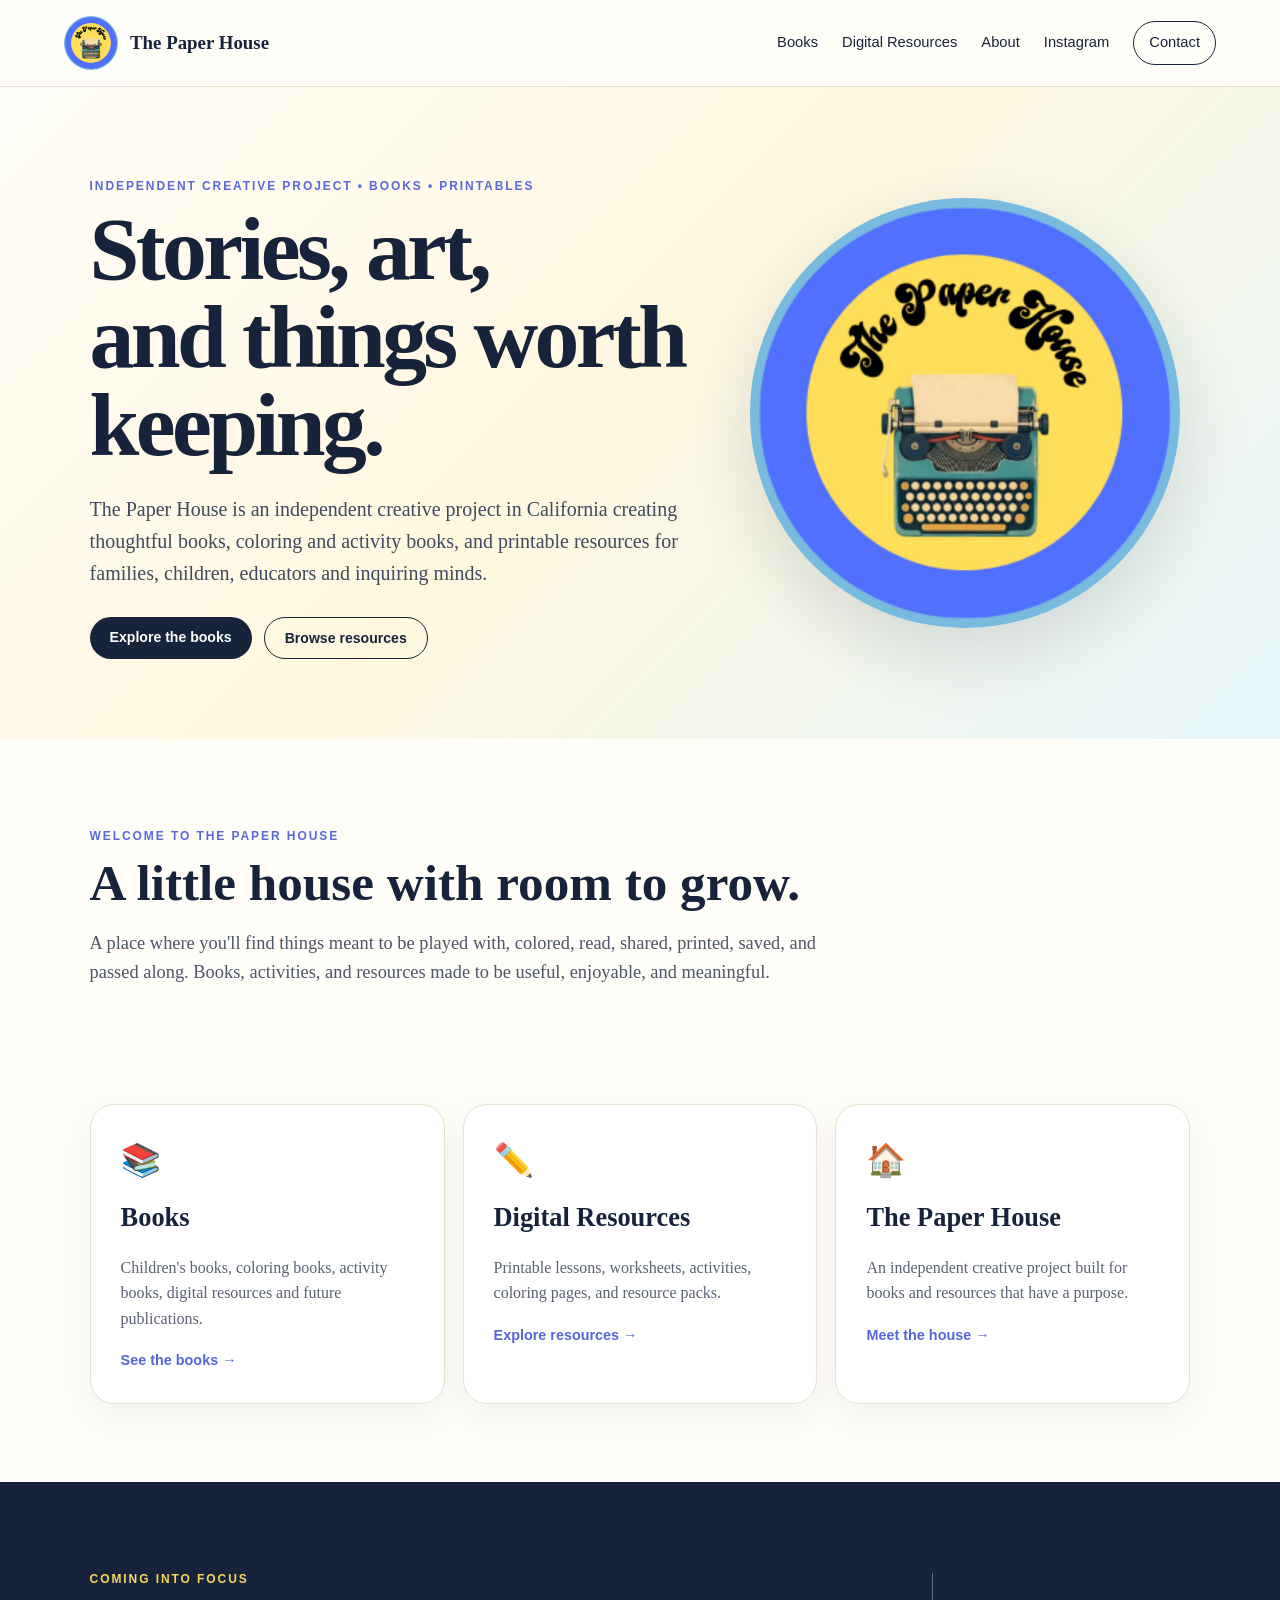
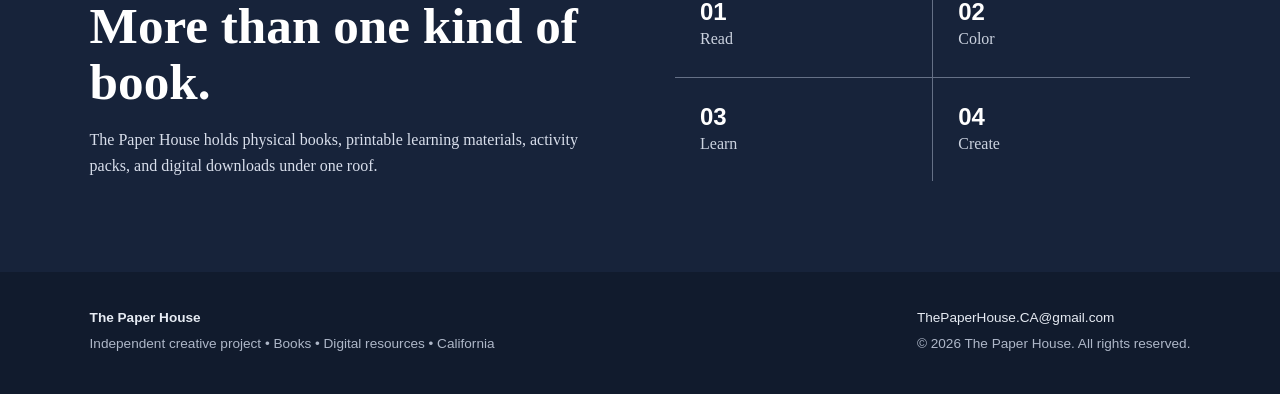
<file: index.html>
<!doctype html>
<html lang="en">
<head>
  <meta name="p:domain_verify" content="b5de6a96d0222b971bb488cbd511a5d2"/>
  <meta charset="utf-8">
  <meta name="viewport" content="width=device-width, initial-scale=1">
  <title>The Paper House | Independent Books & Printable Resources</title>
  <meta name="description" content="The Paper House is an independent creative project in California creating books, coloring and activity books, printable learning resources, and digital materials for families, educators and inquiring minds.">
  <link rel="canonical" href="https://thepaperhouseca.com/">
  <link rel="icon" href="paper-house-logo.png">
  <link rel="stylesheet" href="styles.css">
  <meta property="og:title" content="The Paper House">
  <meta property="og:description" content="Books, art, printables, and things worth keeping.">
  <meta property="og:type" content="website">
  <meta property="og:url" content="https://thepaperhouseca.com/">
  <meta property="og:image" content="paper-house-logo.png">
  <script type="application/ld+json">
  {
    "@context":"https://schema.org",
    "@type":"Organization",
    "name":"The Paper House",
    "email":"ThePaperHouse.CA@gmail.com",
    "url":"https://thepaperhouseca.com/",
    "description":"Independent creative project in California creating books, printable digital resources and more."
  }
  </script>
</head>
<body>
<header class="site-header">
  <a class="brand" href="index.html" aria-label="The Paper House home">
    <img src="paper-house-logo.png" alt="The Paper House logo">
    <span>The Paper House</span>
  </a>
  <nav aria-label="Main navigation">
    <a href="books.html">Books</a>
    <a href="resources.html">Digital Resources</a>
    <a href="about.html">About</a>
    <a href="https://www.instagram.com/thepaperhouse.ca/" target="_blank" rel="noopener">Instagram</a><a class="nav-button" href="contact.html">Contact</a>
  </nav>
</header>

<main>
  <section class="hero">
    <div class="hero-copy">
      <p class="eyebrow">Independent creative project • Books • Printables</p>
      <h1>Stories, art,<br>and things worth keeping.</h1>
      <p class="lead">The Paper House is an independent creative project in California creating thoughtful books, coloring and activity books, and printable resources for families, children, educators and inquiring minds.</p>
      <div class="actions">
        <a class="button" href="books.html">Explore the books</a>
        <a class="button secondary" href="resources.html">Browse resources</a>
      </div>
    </div>
    <div class="hero-mark">
      <img src="paper-house-logo.png" alt="">
    </div>
  </section>

  <section class="section intro">
    <p class="eyebrow">Welcome to The Paper House</p>
    <h2>A little house with room to grow.</h2>
    <p>A place where you'll find things meant to be played with, colored, read, shared, printed, saved, and passed along. Books, activities, and resources made to be useful, enjoyable, and meaningful.</p>
  </section>

  <section class="cards section">
    <a class="card" href="books.html">
      <span class="card-icon">📚</span>
      <h3>Books</h3>
      <p>Children's books, coloring books, activity books, digital resources and future publications.</p>
      <span class="text-link">See the books →</span>
    </a>
    <a class="card" href="resources.html">
      <span class="card-icon">✏️</span>
      <h3>Digital Resources</h3>
      <p>Printable lessons, worksheets, activities, coloring pages, and resource packs.</p>
      <span class="text-link">Explore resources →</span>
    </a>
    <a class="card" href="about.html">
      <span class="card-icon">🏠</span>
      <h3>The Paper House</h3>
      <p>An independent creative project built for books and resources that have a purpose.</p>
      <span class="text-link">Meet the house →</span>
    </a>
  </section>

  <section class="feature section">
    <div>
      <p class="eyebrow">Coming into focus</p>
      <h2>More than one kind of book.</h2>
      <p>The Paper House holds physical books, printable learning materials, activity packs, and digital downloads under one roof.</p>
    </div>
    <div class="feature-list">
      <div><strong>01</strong><span>Read</span></div>
      <div><strong>02</strong><span>Color</span></div>
      <div><strong>03</strong><span>Learn</span></div>
      <div><strong>04</strong><span>Create</span></div>
    </div>
  </section>
</main>

<footer class="site-footer">
  <div>
    <strong>The Paper House</strong>
    <p>Independent creative project • Books • Digital resources • California</p>
  </div>
  <div>
    <a href="mailto:ThePaperHouse.CA@gmail.com">ThePaperHouse.CA@gmail.com</a>
    <p>© 2026 The Paper House. All rights reserved.</p>
  </div>
</footer>
</body>
</html>
</file>
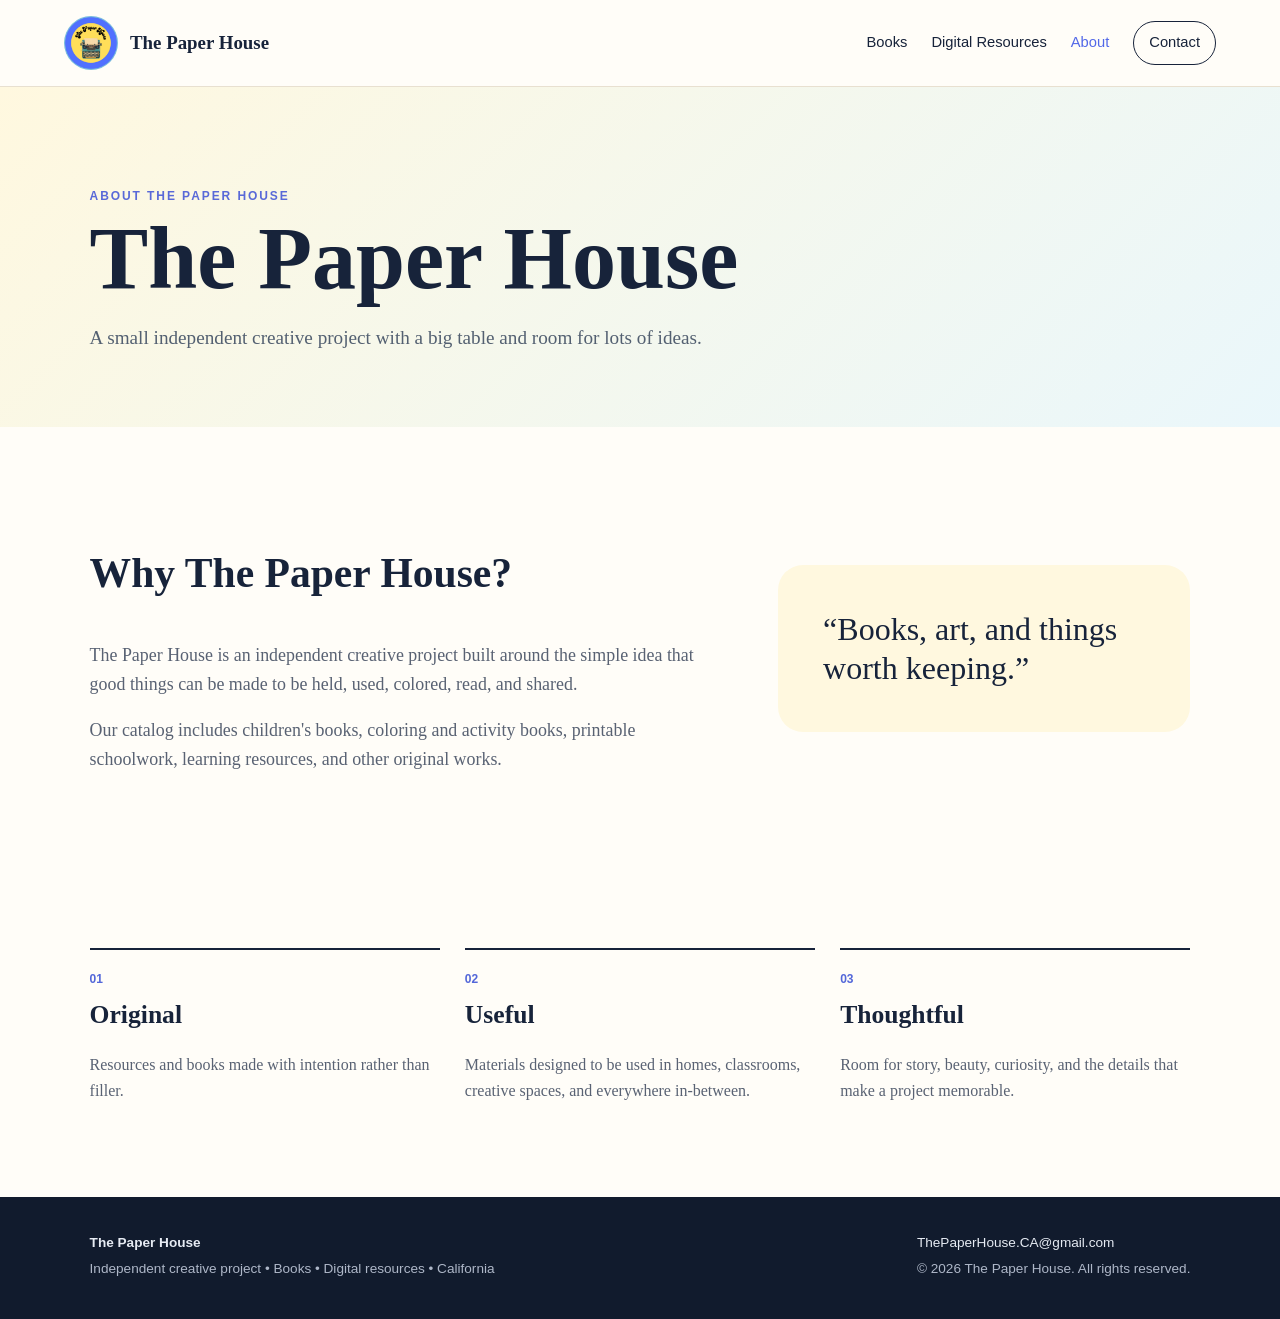
<file: about.html>
<!doctype html>
<html lang="en">
<head>
  <meta charset="utf-8"><meta name="viewport" content="width=device-width, initial-scale=1">
  <title>About The Paper House | Independent Creative Project</title>
  <meta name="description" content="Learn about The Paper House, an independent creative project in California creating books and useful printable resources.">
  <link rel="canonical" href="https://thepaperhouseca.com/about.html">
  <link rel="icon" href="paper-house-logo.png"><link rel="stylesheet" href="styles.css">
</head>
<body>
<header class="site-header">
  <a class="brand" href="index.html"><img src="paper-house-logo.png" alt=""><span>The Paper House</span></a>
  <nav><a href="books.html">Books</a><a href="resources.html">Digital Resources</a><a class="active" href="about.html">About</a><a class="nav-button" href="contact.html">Contact</a></nav>
</header>
<main>
<section class="page-hero"><p class="eyebrow">About The Paper House</p><h1>The Paper House</h1><p>A small independent creative project with a big table and room for lots of ideas.</p></section>
<section class="story section">
  <div><h2>Why The Paper House?</h2><p>The Paper House is an independent creative project built around the simple idea that good things can be made to be held, used, colored, read, and shared.</p><p>Our catalog includes children's books, coloring and activity books, printable schoolwork, learning resources, and other original works.</p></div>
  <aside class="quote">“Books, art, and things worth keeping.”</aside>
</section>
<section class="section values"><div><span>01</span><h3>Original</h3><p>Resources and books made with intention rather than filler.</p></div><div><span>02</span><h3>Useful</h3><p>Materials designed to be used in homes, classrooms, creative spaces, and everywhere in-between.</p></div><div><span>03</span><h3>Thoughtful</h3><p>Room for story, beauty, curiosity, and the details that make a project memorable.</p></div></section>
</main>
<footer class="site-footer"><div><strong>The Paper House</strong><p>Independent creative project • Books • Digital resources • California</p></div><div><a href="mailto:ThePaperHouse.CA@gmail.com">ThePaperHouse.CA@gmail.com</a><p>© 2026 The Paper House. All rights reserved.</p></div></footer>
</body>
</html>
</file>
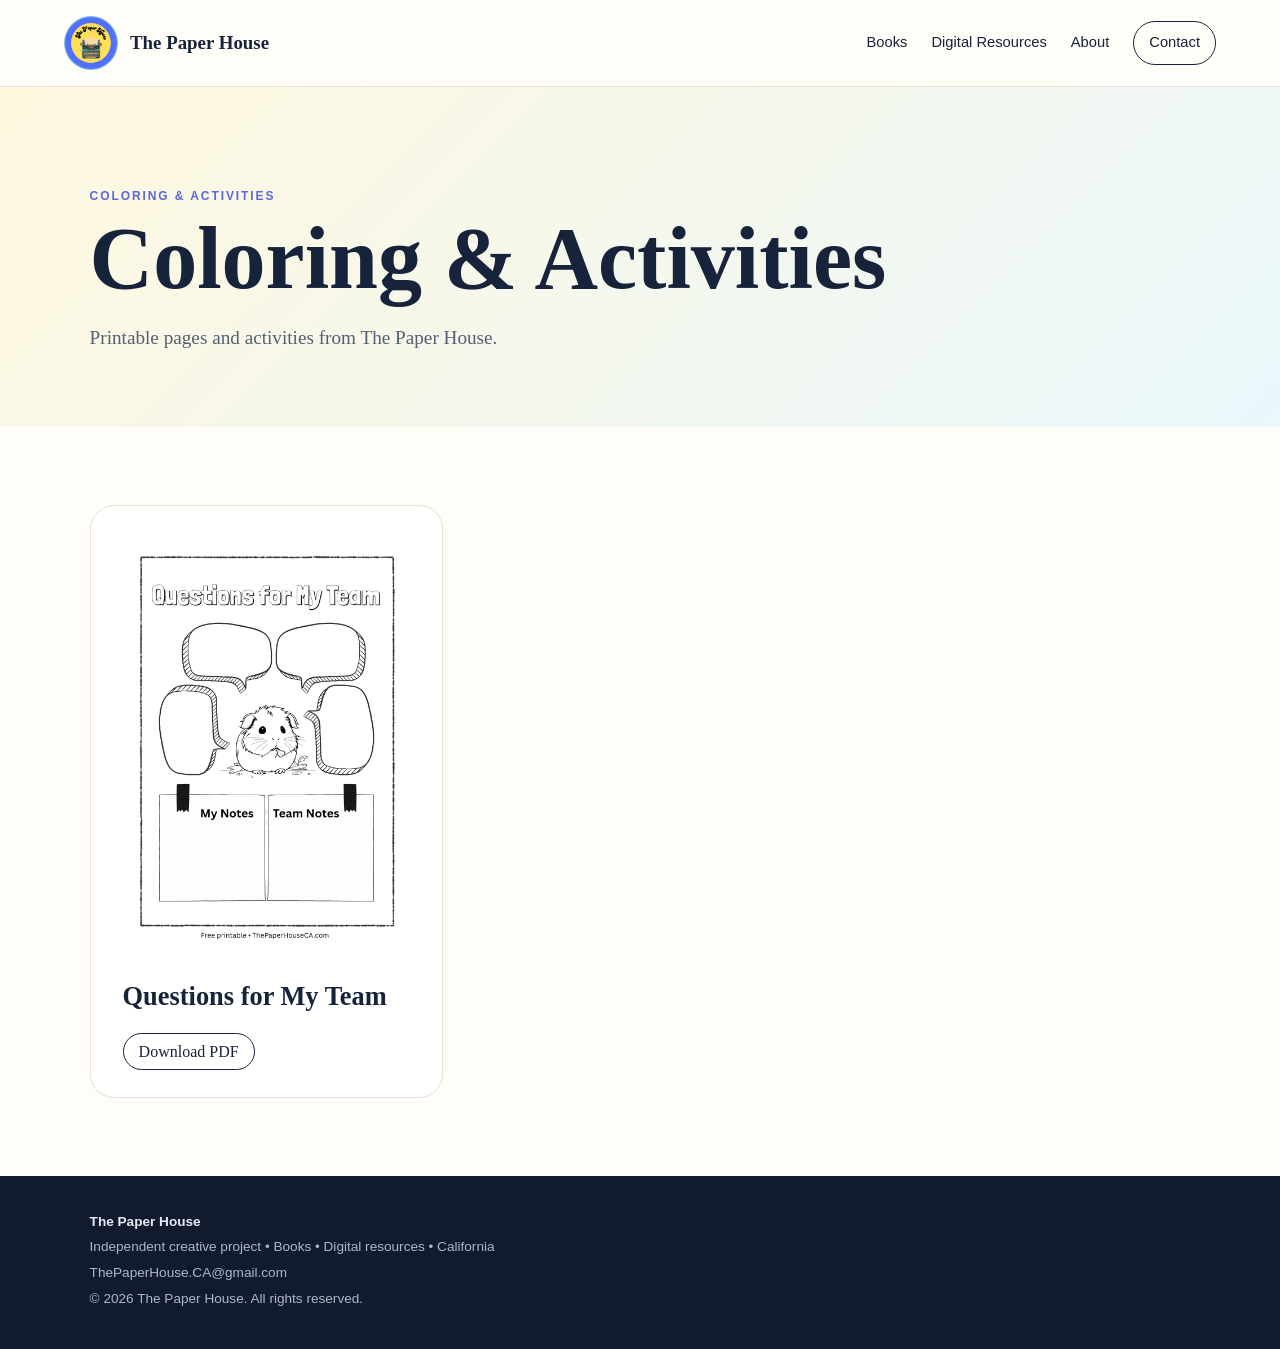
<file: activities.html>
<!doctype html>
<html lang="en">
<head>
  <meta charset="utf-8">
  <meta name="viewport" content="width=device-width, initial-scale=1">
  <title>Coloring & Activities | The Paper House</title>
  <meta name="description" content="Printable coloring pages and activities from The Paper House.">
  <link rel="canonical" href="https://thepaperhouseca.com/activities.html">
  <link rel="stylesheet" href="styles.css">
</head>

<body>

<header class="site-header">
  <a class="brand" href="index.html">
    <img src="paper-house-logo.png" alt="">
    <span>The Paper House</span>
  </a>

  <nav>
    <a href="books.html">Books</a>
    <a href="resources.html">Digital Resources</a>
    <a href="about.html">About</a>
    <a class="nav-button" href="contact.html">Contact</a>
  </nav>
</header>

<main>

<section class="page-hero">
  <p class="eyebrow">COLORING & ACTIVITIES</p>
  <h1>Coloring & Activities</h1>
  <p>Printable pages and activities from The Paper House.</p>
</section>

<section class="resource-grid section">

  <article class="resource-card">
    <img src="Questions for my care team_20261007_235204_0000.png" alt="Questions for My Team printable preview" style="width:100%; height:auto;">
    <h2>Questions for My Team</h2>

    <a class="nav-button" href="questions-for-my-team.pdf" download>
      Download PDF
    </a>
  </article>

</section>

</main>

<footer class="site-footer">
  <div>
    <strong>The Paper House</strong>
    <p>Independent creative project • Books • Digital resources • California</p>
    <p><a href="mailto:ThePaperHouse.CA@gmail.com">ThePaperHouse.CA@gmail.com</a></p>
    <p>© 2026 The Paper House. All rights reserved.</p>
  </div>
</footer>

</body>
</html>
</file>
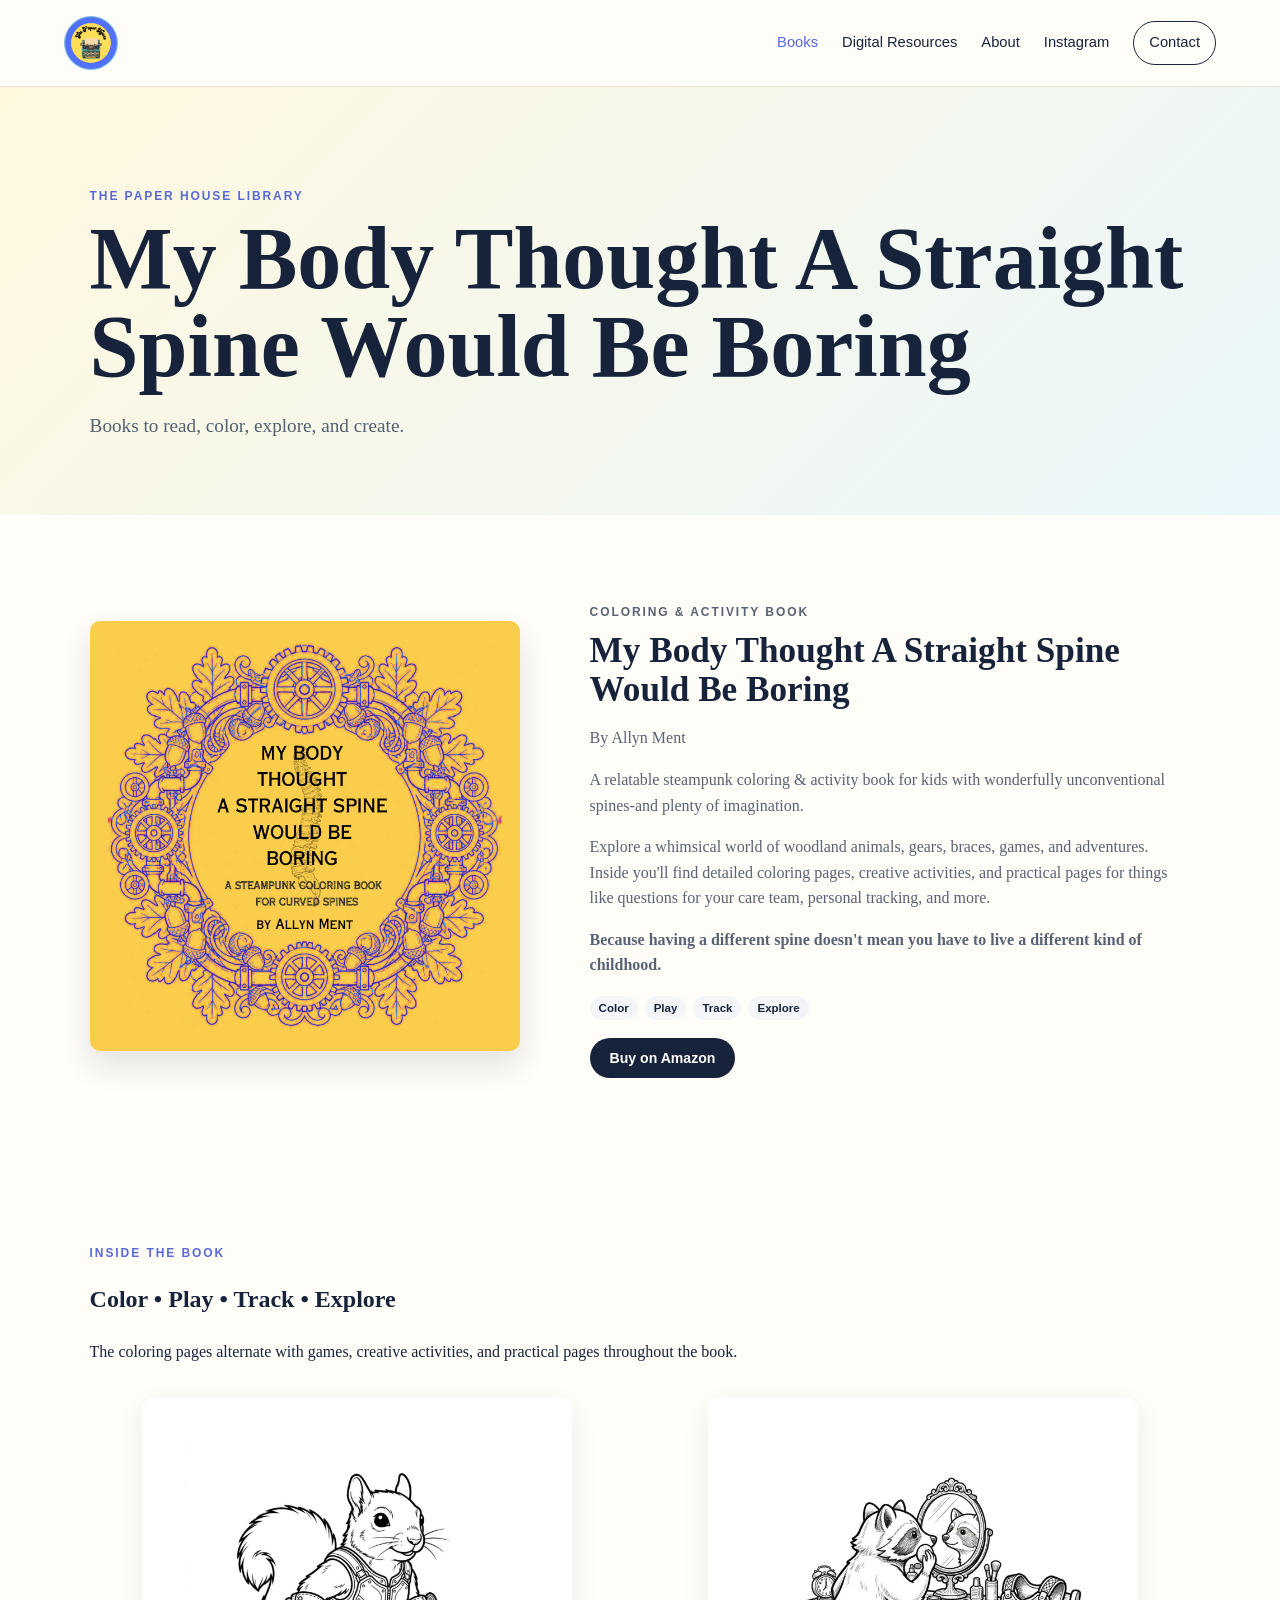
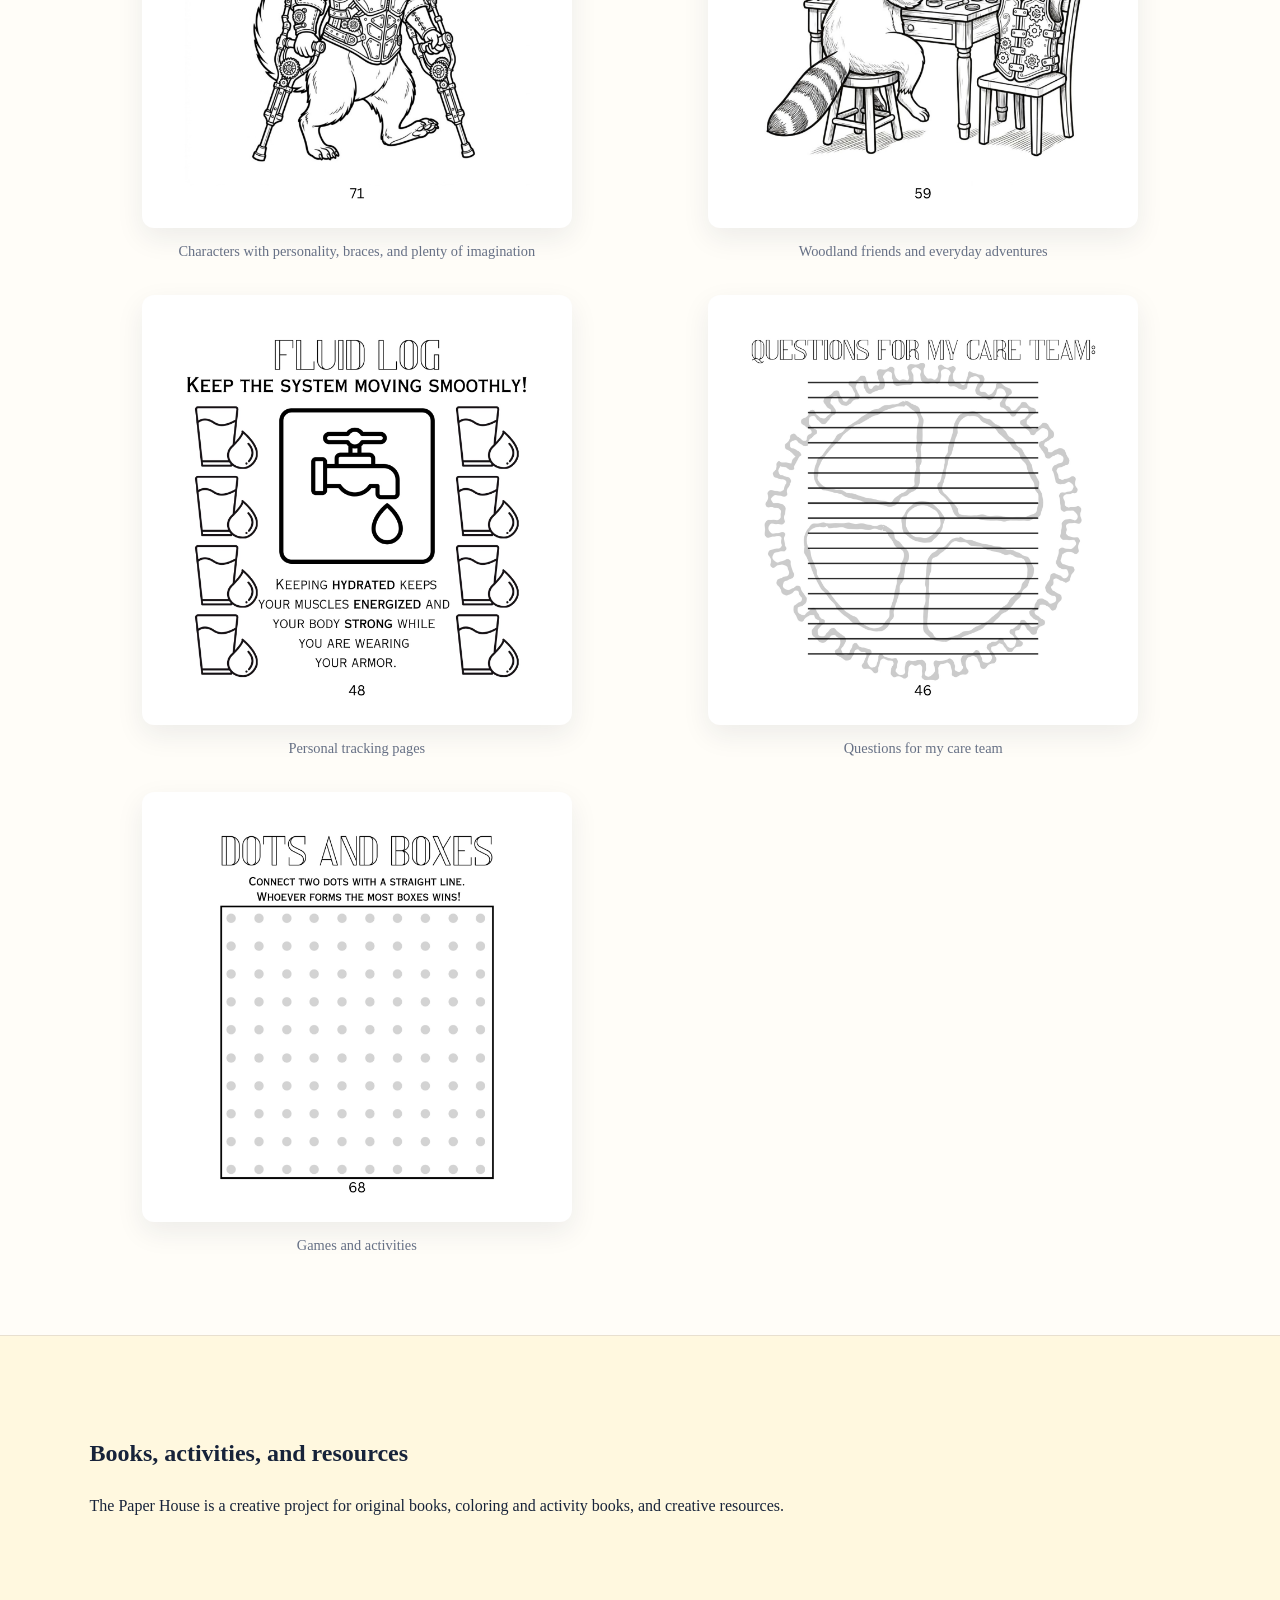
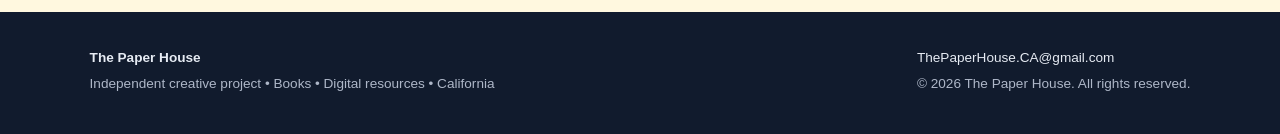
<file: books.html>
<!doctype html>
<html lang="en">
<head>
<meta charset="utf-8">
<meta name="viewport" content="width=device-width, initial-scale=1">
<title>Steampunk Coloring &amp; Activity Book for Kids | The Paper House</title>
<meta name="description" content="A relatable steampunk &amp; coloring and activity book for kids with wonderfully unconventional spines, featuring woodland creatures, creative activities, games and practical pages.">
<link rel="canonical" href="https://thepaperhouseca.com/books.html">
<link rel="stylesheet" href="styles.css">
</head>

<body>
<header class="site-header">
<a class="brand" href="index.html">
<img src="paper-house-logo.png" alt="The Paper House logo">
</a>

<nav>
<a class="active" href="books.html">Books</a>
<a href="resources.html">Digital Resources</a>
<a href="about.html">About</a>
<a href="https://www.instagram.com/thepaperhouse.ca/" target="_blank" rel="noopener">Instagram</a>
<a class="nav-button" href="contact.html">Contact</a>
</nav>
</header>

<main>
<section class="page-hero">
<p class="eyebrow">The Paper House library</p>
<h1>My Body Thought A Straight Spine Would Be Boring</h1>
<p>Books to read, color, explore, and create.</p>
</section>

<section class="section product-feature">
<div class="book-cover">
<img src="straight-spine-cover.png" alt="Cover of My Body Thought A Straight Spine Would Be Boring">
</div>

<div class="product-copy">
<p class="eyebrow">Coloring &amp; activity book</p>
<h2>My Body Thought A Straight Spine Would Be Boring</h2>
<p class="byline">By Allyn Ment</p>

<p class="strong">A relatable steampunk coloring &amp; activity book for kids with wonderfully unconventional spines-and plenty of imagination.</p>
<p>Explore a whimsical world of woodland animals, gears, braces, games, and adventures. Inside you'll find detailed coloring pages, creative activities, and practical pages for things like questions for your care team, personal tracking, and more.</p>

<p><strong>Because having a different spine doesn't mean you have to live a different kind of childhood.</strong></p>

<div class="tag-row">
<span>Color</span><span>Play</span><span>Track</span><span>Explore</span>
</div>

<a class="button" href="https://a.co/d/05FogmBE" target="_blank" rel="noopener">Buy on Amazon</a>
</div>
</section>

<section class="section inside-book">
<div class="section-heading">
<p class="eyebrow">Inside the book</p>
<h2>Color • Play • Track • Explore</h2>
<p>The coloring pages alternate with games, creative activities, and practical pages throughout the book.</p>
</div>

<div class="image-grid">

<figure>
<img src="inside-01-forest-friends.png" alt="Steampunk squirrel character wearing an orthopedic brace and using crutches">
<figcaption>Characters with personality, braces, and plenty of imagination</figcaption>
</figure>

<figure>
<img src="inside-05-squirrel-8.png" alt="Woodland animals sharing a treat together in a steampunk forest setting">
<figcaption>Woodland friends and everyday adventures</figcaption>
</figure>

<figure>
<img src="inside-02-care-team.png" alt="Fluid log activity page">
<figcaption>Personal tracking pages</figcaption>
</figure>

<figure>
<img src="inside-03-fluid-log.png" alt="Questions for My Care Team page">
<figcaption>Questions for my care team</figcaption>
</figure>

<figure>
<img src="inside-04-dots-and-boxes.png" alt="Dots and Boxes game page">
<figcaption>Games and activities</figcaption>
</figure>

</div>
</section>

<section class="section callout">
<h2>Books, activities, and resources</h2>
<p>The Paper House is a creative project for original books, coloring and activity books, and creative resources.</p>
</section>
</main>

<footer class="site-footer">
<div>
<strong>The Paper House</strong>
<p>Independent creative project • Books • Digital resources • California</p>
</div>

<div>
<a href="mailto:ThePaperHouse.CA@gmail.com">ThePaperHouse.CA@gmail.com</a>
<p>© 2026 The Paper House. All rights reserved.</p>
</div>
</footer>

</body>
</html>
</file>
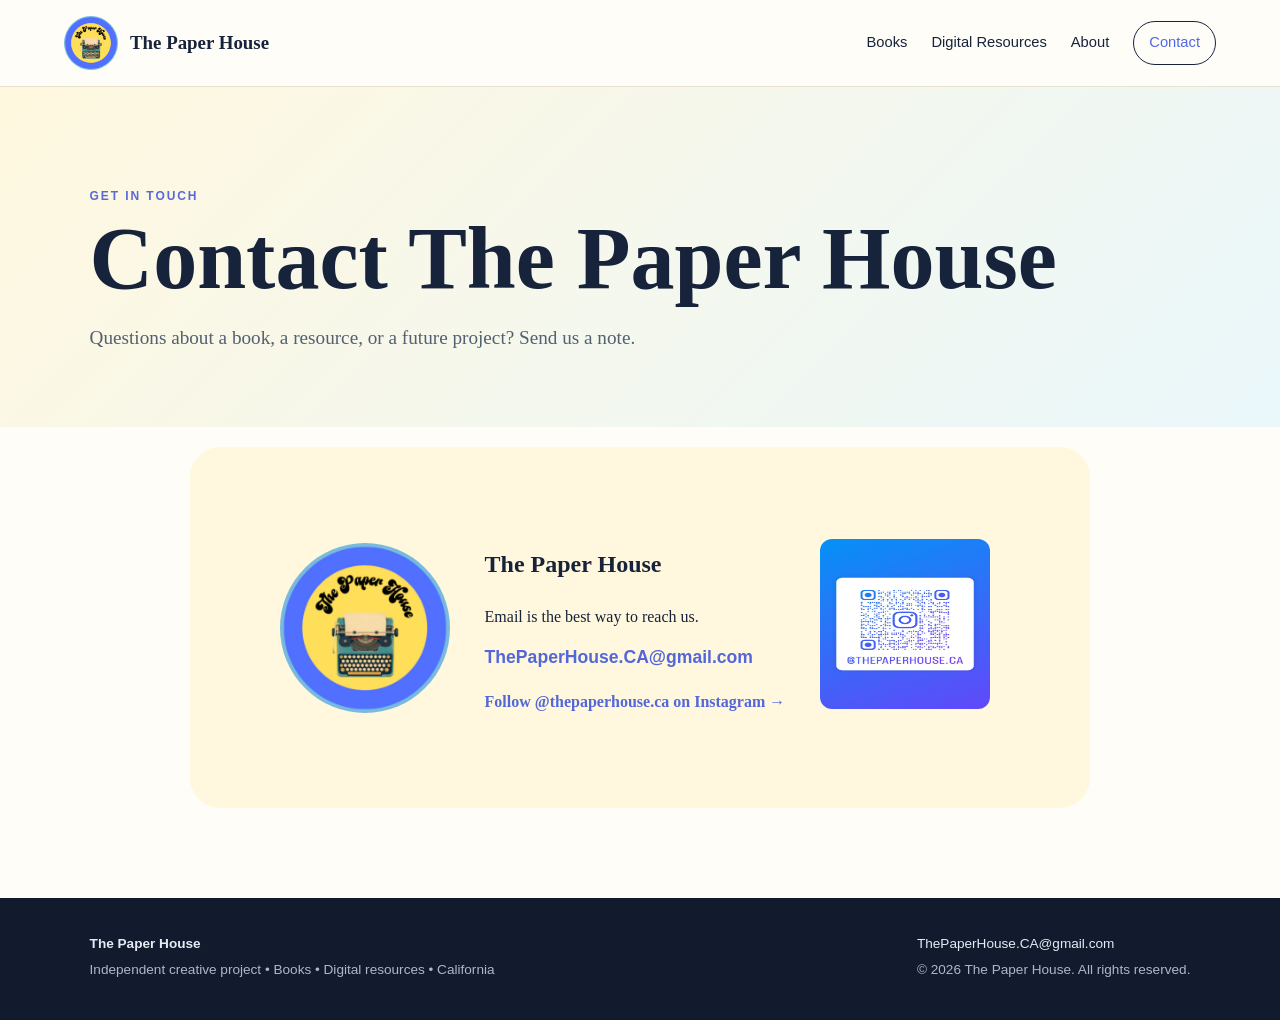
<file: contact.html>
<!doctype html>
<html lang="en">
<head>
  <meta charset="utf-8"><meta name="viewport" content="width=device-width, initial-scale=1">
  <title>Contact The Paper House</title>
  <meta name="description" content="Contact The Paper House about books, digital resources, collaborations, and book questions.">
  <link rel="canonical" href="https://thepaperhouseca.com/contact.html">
  <link rel="icon" href="paper-house-logo.png"><link rel="stylesheet" href="styles.css">
</head>
<body>
<header class="site-header">
  <a class="brand" href="index.html"><img src="paper-house-logo.png" alt=""><span>The Paper House</span></a>
  <nav><a href="books.html">Books</a><a href="resources.html">Digital Resources</a><a href="about.html">About</a><a class="nav-button active" href="contact.html">Contact</a></nav>
</header>
<main>
<section class="page-hero"><p class="eyebrow">Get in touch</p><h1>Contact The Paper House</h1><p>Questions about a book, a resource, or a future project? Send us a note.</p></section>
<section class="contact-box section">
  <img src="paper-house-logo.png" alt="The Paper House logo">
  <div><h2>The Paper House</h2><p>Email is the best way to reach us.</p><a class="email" href="mailto:ThePaperHouse.CA@gmail.com">ThePaperHouse.CA@gmail.com</a>
  <p class="social-note"><a href="https://www.instagram.com/thepaperhouse.ca/" target="_blank" rel="noopener">Follow @thepaperhouse.ca on Instagram →</a></p></div>
  <div class="qr-wrap"><img src="instagram-qr.png" alt="QR code for The Paper House Instagram"></div>
</section>
</main>
<footer class="site-footer"><div><strong>The Paper House</strong><p>Independent creative project • Books • Digital resources • California</p></div><div><a href="mailto:ThePaperHouse.CA@gmail.com">ThePaperHouse.CA@gmail.com</a><p>© 2026 The Paper House. All rights reserved.</p></div></footer>
</body>
</html>
</file>
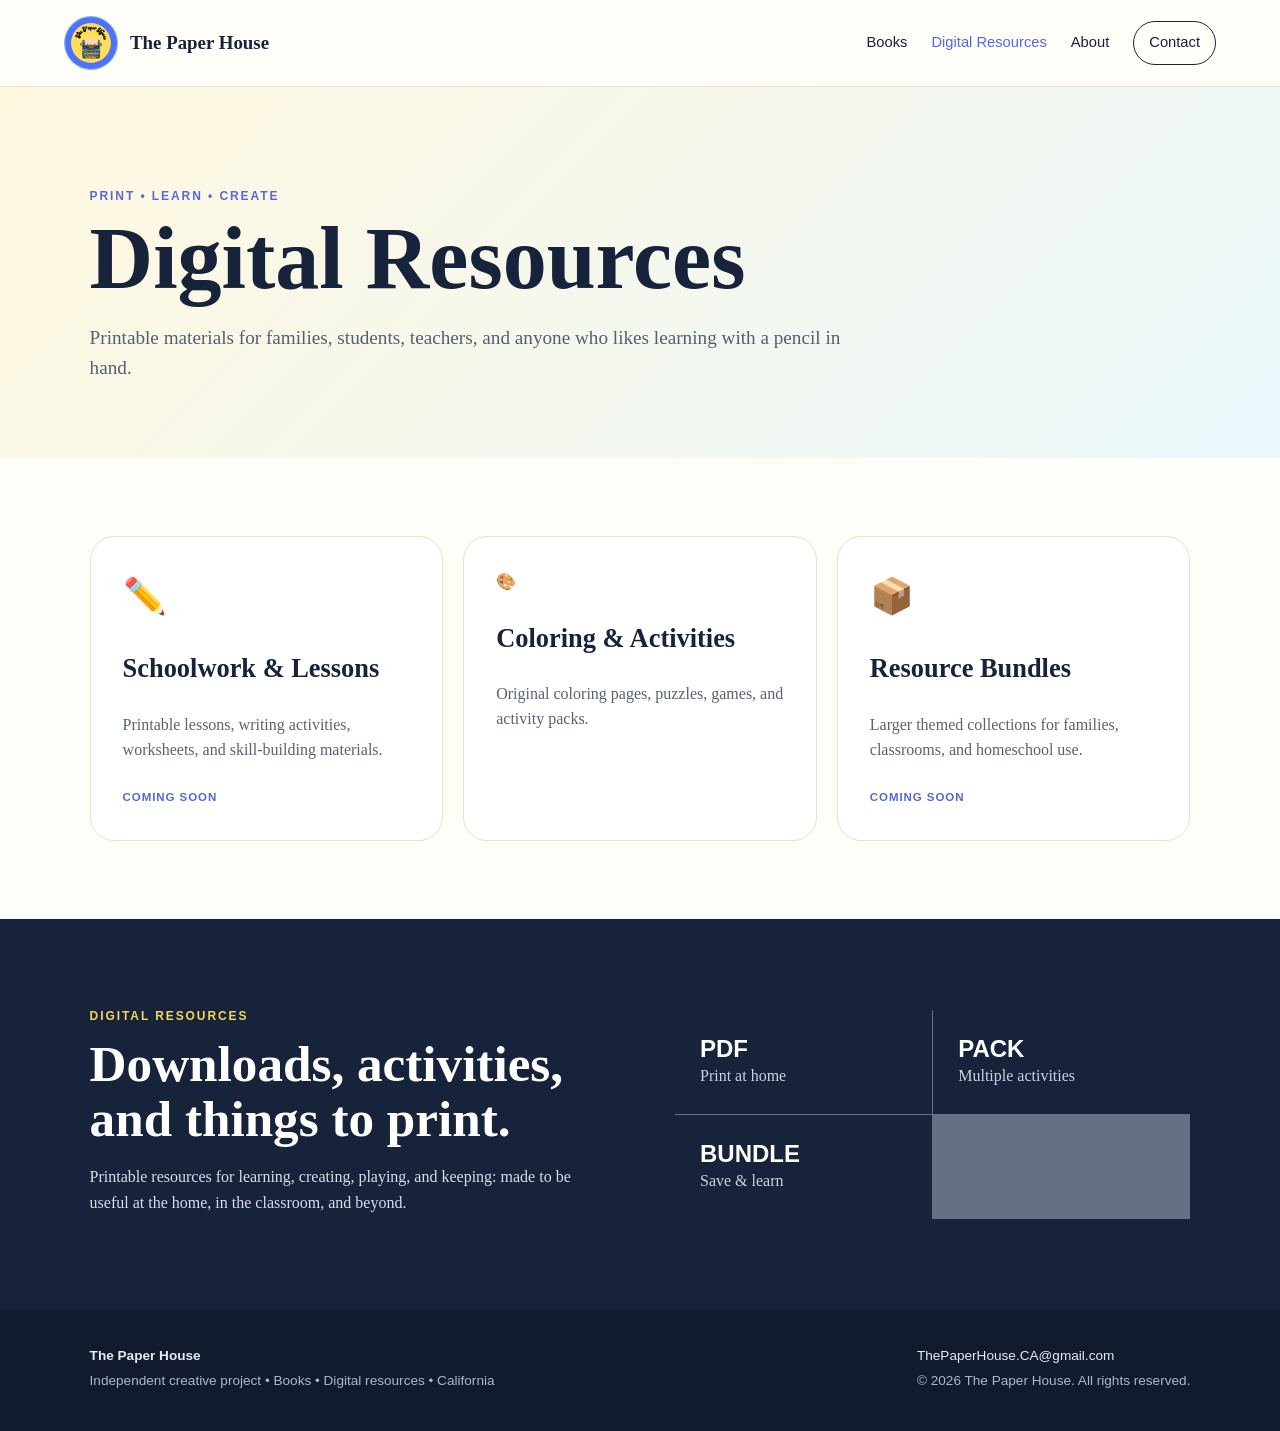
<file: resources.html>
<!doctype html>
<html lang="en">
<head>
  <meta charset="utf-8"><meta name="viewport" content="width=device-width, initial-scale=1">
  <title>Digital Resources | The Paper House</title>
  <meta name="description" content="Printable worksheets, learning resources, coloring pages, activities, and digital downloads from The Paper House.">
  <link rel="canonical" href="https://thepaperhouseca.com/resources.html">
  <link rel="icon" href="paper-house-logo.png"><link rel="stylesheet" href="styles.css">
</head>
<body>
<header class="site-header">
  <a class="brand" href="index.html"><img src="paper-house-logo.png" alt=""><span>The Paper House</span></a>
  <nav><a href="books.html">Books</a><a class="active" href="resources.html">Digital Resources</a><a href="about.html">About</a><a class="nav-button" href="contact.html">Contact</a></nav>
</header>
<main>
<section class="page-hero"><p class="eyebrow">Print • Learn • Create</p><h1>Digital Resources</h1><p>Printable materials for families, students, teachers, and anyone who likes learning with a pencil in hand.</p></section>
<section class="resource-grid section">
  <article class="resource-card"><span>✏️</span><h2>Schoolwork & Lessons</h2><p>Printable lessons, writing activities, worksheets, and skill-building materials.</p><span class="coming">Coming soon</span></article>
  <article class="resource-card"><a href="activities.html"><span>🎨</span><h2>Coloring & Activities</h2><p>Original coloring pages, puzzles, games, and activity packs.</p></a></article>
  <article class="resource-card"><span>📦</span><h2>Resource Bundles</h2><p>Larger themed collections for families, classrooms, and homeschool use.</p><span class="coming">Coming soon</span></article>
</section>
<section class="feature section">
<div><p class="eyebrow">DIGITAL RESOURCES</p><h2>Downloads, activities, and things to print.</h2><p>Printable resources for learning, creating, playing, and keeping: made to be useful at the home, in the classroom, and beyond.</p></div>
<div class="feature-list"><div><strong>PDF</strong><span>Print at home</span></div><div><strong>PACK</strong><span>Multiple activities</span></div><div><strong>BUNDLE</strong><span>Save & learn</span></div></div>
</section>
</main>
<footer class="site-footer"><div><strong>The Paper House</strong><p>Independent creative project • Books • Digital resources • California</p></div><div><a href="mailto:ThePaperHouse.CA@gmail.com">ThePaperHouse.CA@gmail.com</a><p>© 2026 The Paper House. All rights reserved.</p></div></footer>
</body>
</html>
</file>
<file: styles.css>
:root{--ink:#17233a;--blue:#5268e8;--sky:#8fc7df;--gold:#f6d55c;--cream:#fffaf0;--paper:#fffdf8;--line:#e8e0d0;--muted:#667085}
*{box-sizing:border-box}
html{scroll-behavior:smooth}
body{margin:0;color:var(--ink);background:var(--paper);font-family:Georgia,"Times New Roman",serif;line-height:1.6}
a{color:inherit;text-decoration:none}

.site-header{display:flex;align-items:center;justify-content:space-between;padding:16px clamp(20px,5vw,70px);background:rgba(255,253,248,.96);border-bottom:1px solid var(--line);position:sticky;top:0;z-index:10}
.brand{display:flex;align-items:center;gap:12px;font-size:1.18rem;font-weight:700}
.brand img{width:54px;height:54px;object-fit:cover;border-radius:50%}
.site-header nav{display:flex;align-items:center;gap:24px;font-family:Arial,sans-serif;font-size:.92rem}
.site-header nav a:hover,.site-header nav .active{color:var(--blue)}
.nav-button{padding:9px 15px;border:1px solid var(--ink);border-radius:999px}
.nav-button:hover{background:var(--ink);color:#fff!important}

main{overflow:hidden}
.hero{min-height:650px;padding:80px clamp(24px,7vw,110px);display:grid;grid-template-columns:1.15fr .85fr;align-items:center;gap:40px;background:linear-gradient(135deg,#fffdf8 0%,#fff8df 48%,#e6f5fb 100%)}
.hero h1{font-size:clamp(3.1rem,7vw,6.2rem);line-height:.98;margin:12px 0 24px;letter-spacing:-.04em}
.lead{font-size:1.25rem;max-width:690px;color:#3f4a5e}
.eyebrow{text-transform:uppercase;letter-spacing:.16em;font:700 .75rem/1.2 Arial,sans-serif;color:#5969d8}
.actions{display:flex;flex-wrap:wrap;gap:12px;margin-top:28px}
.button{display:inline-block;background:var(--ink);color:#fff;padding:12px 20px;border-radius:999px;font:700 .88rem Arial,sans-serif}
.button:hover{transform:translateY(-1px)}
.button.secondary{background:transparent;color:var(--ink);border:1px solid var(--ink)}
.hero-mark{display:flex;justify-content:center}
.hero-mark img{width:min(430px,80vw);height:auto;border-radius:50%;box-shadow:0 24px 70px rgba(23,35,58,.14)}

.section{padding:78px clamp(24px,7vw,110px)}
.intro{max-width:950px}
.intro h2,.feature h2{font-size:clamp(2.1rem,4vw,3.6rem);line-height:1.08;margin:8px 0 18px}
.intro p:not(.eyebrow){font-size:1.15rem;color:#4c5668;max-width:760px}

.cards{display:grid;grid-template-columns:repeat(3,1fr);gap:18px;padding-top:20px}
.card{padding:30px;background:#fff;border:1px solid var(--line);border-radius:24px;box-shadow:0 12px 35px rgba(23,35,58,.05);transition:.2s}
.card:hover{transform:translateY(-3px);box-shadow:0 18px 45px rgba(23,35,58,.1)}
.card-icon{font-size:2rem}
.card h3{font-size:1.65rem;margin:10px 0 6px}
.card p{color:#596273}
.text-link{font:700 .9rem Arial,sans-serif;color:#5367d9}

.feature{display:grid;grid-template-columns:1fr 1fr;gap:70px;align-items:center;background:#17233a;color:#fff}
.feature .eyebrow{color:#f6d55c}
.feature p{color:#d8deeb;max-width:650px}
.feature-list{display:grid;grid-template-columns:1fr 1fr;gap:1px;background:#657086}
.feature-list div{background:#17233a;padding:25px}
.feature-list strong{display:block;font:700 1.5rem Arial,sans-serif}
.feature-list span{color:#cbd2df}

.page-hero{padding:90px clamp(24px,7vw,110px) 55px;background:linear-gradient(135deg,#fff8df,#eaf7fb)}
.page-hero h1{font-size:clamp(3rem,7vw,5.5rem);line-height:1;margin:10px 0 15px}
.page-hero p:not(.eyebrow){font-size:1.2rem;color:#536071;max-width:760px}

.product-grid{display:grid;gap:30px}
.product-card{display:grid;grid-template-columns:300px 1fr;gap:42px;align-items:center;background:#fff;border:1px solid var(--line);padding:28px;border-radius:28px}
.book-placeholder{aspect-ratio:3/4;background:linear-gradient(160deg,#5268e8,#86c5dc);display:grid;place-items:center;color:#fff;border-radius:10px;box-shadow:0 14px 30px rgba(23,35,58,.15);font:700 2rem/1.05 Georgia;text-align:center;letter-spacing:.08em}
.book-placeholder.alt{background:linear-gradient(160deg,#f6d55c,#f0a85c);color:#17233a}

.product-feature{display:grid;grid-template-columns:minmax(260px,430px) 1fr;gap:70px;align-items:center}
.book-cover{display:flex;justify-content:center}
.book-cover img{display:block;width:min(100%,430px);height:auto;max-height:620px;object-fit:contain;border-radius:10px;box-shadow:0 14px 30px rgba(23,35,58,.12)}
.product-copy h2{font-size:2.2rem;line-height:1.1;margin:8px 0 12px}
.product-copy p{color:#596273}

.tag-row{display:flex;flex-wrap:wrap;gap:7px;margin:18px 0}
.tag-row span{font:700 .72rem Arial,sans-serif;padding:6px 9px;background:#f3f5f9;border-radius:999px}

.inside-book{background:#fffdf8}
.section-heading{max-width:800px}
.image-grid{display:grid;grid-template-columns:repeat(2,minmax(0,1fr));gap:32px;margin-top:34px}
.image-grid figure{margin:0;min-width:0}
.image-grid img{display:block;width:100%;max-width:430px;height:auto;margin:0 auto;background:#fff;border-radius:12px;box-shadow:0 10px 28px rgba(23,35,58,.08)}
.image-grid figcaption{margin-top:12px;font-size:.9rem;color:#667085;text-align:center}

.callout{background:#fff8df;border-top:1px solid var(--line)}

.resource-grid{display:grid;grid-template-columns:repeat(3,1fr);gap:20px}
.resource-card{padding:32px;background:#fff;border:1px solid var(--line);border-radius:24px}
.resource-card>span:first-child{font-size:2.2rem}
.resource-card h2{font-size:1.65rem}
.resource-card p{color:#596273}
.coming{display:inline-block;margin-top:12px;font:700 .72rem Arial,sans-serif;letter-spacing:.08em;text-transform:uppercase;color:#5367d9}

.story{display:grid;grid-template-columns:1.2fr .8fr;gap:70px;align-items:center}
.story h2{font-size:2.6rem}
.story p{font-size:1.12rem;color:#596273}
.quote{font-size:2rem;line-height:1.2;padding:45px;background:#fff8df;border-radius:25px}
.values{display:grid;grid-template-columns:repeat(3,1fr);gap:25px}
.values>div{border-top:2px solid var(--ink);padding-top:15px}
.values span{font:700 .75rem Arial,sans-serif;color:#5367d9}
.values h3{font-size:1.6rem;margin:5px 0}
.values p{color:#596273}

.contact-box{display:flex;gap:35px;align-items:center;background:#fff8df;border-radius:30px;max-width:900px;margin:20px auto 90px}
.contact-box img{width:170px;height:170px;border-radius:50%}
.email{font:700 1.1rem Arial,sans-serif;color:#5367d9}

.site-footer{display:flex;justify-content:space-between;gap:30px;padding:35px clamp(24px,7vw,110px);background:#111b2d;color:#e6ebf3;font-family:Arial,sans-serif;font-size:.85rem}
.site-footer p{color:#aeb7c8;margin:4px 0}
.site-footer a:hover{color:#f6d55c}

@media(max-width:800px){
.site-header{align-items:flex-start}
.site-header nav{gap:10px;flex-wrap:wrap;justify-content:flex-end}
.hero,.feature,.story,.product-feature{grid-template-columns:1fr}
.hero{min-height:auto;padding-top:55px}
.hero-mark{order:-1}
.hero-mark img{width:210px}
.cards,.resource-grid,.values{grid-template-columns:1fr}
.product-card{grid-template-columns:1fr}
.product-card .book-placeholder{max-width:300px}
.product-feature{gap:38px}
.book-cover img{width:min(100%,360px);max-height:none}
.image-grid{grid-template-columns:1fr;gap:30px}
.image-grid img{width:min(100%,430px)}
.site-footer{flex-direction:column}
.brand span{display:none}
}

.instagram-strip{display:grid;grid-template-columns:1fr 180px;gap:45px;align-items:center;background:#eef8fc}
.instagram-strip h2{font-size:clamp(2rem,4vw,3.2rem);margin:8px 0}
.instagram-strip p:not(.eyebrow){color:#596273;max-width:620px}
.instagram-strip img{width:180px;height:180px;border-radius:16px;box-shadow:0 10px 25px rgba(23,35,58,.12)}
.social-note{margin-top:18px}
.social-note a{color:#5367d9;font-weight:700}
.qr-wrap img{width:170px;height:170px;border-radius:12px}

@media(max-width:800px){
.instagram-strip{grid-template-columns:1fr}
.instagram-strip img{width:150px;height:150px}
.qr-wrap img{width:140px;height:140px}
}
</file>
